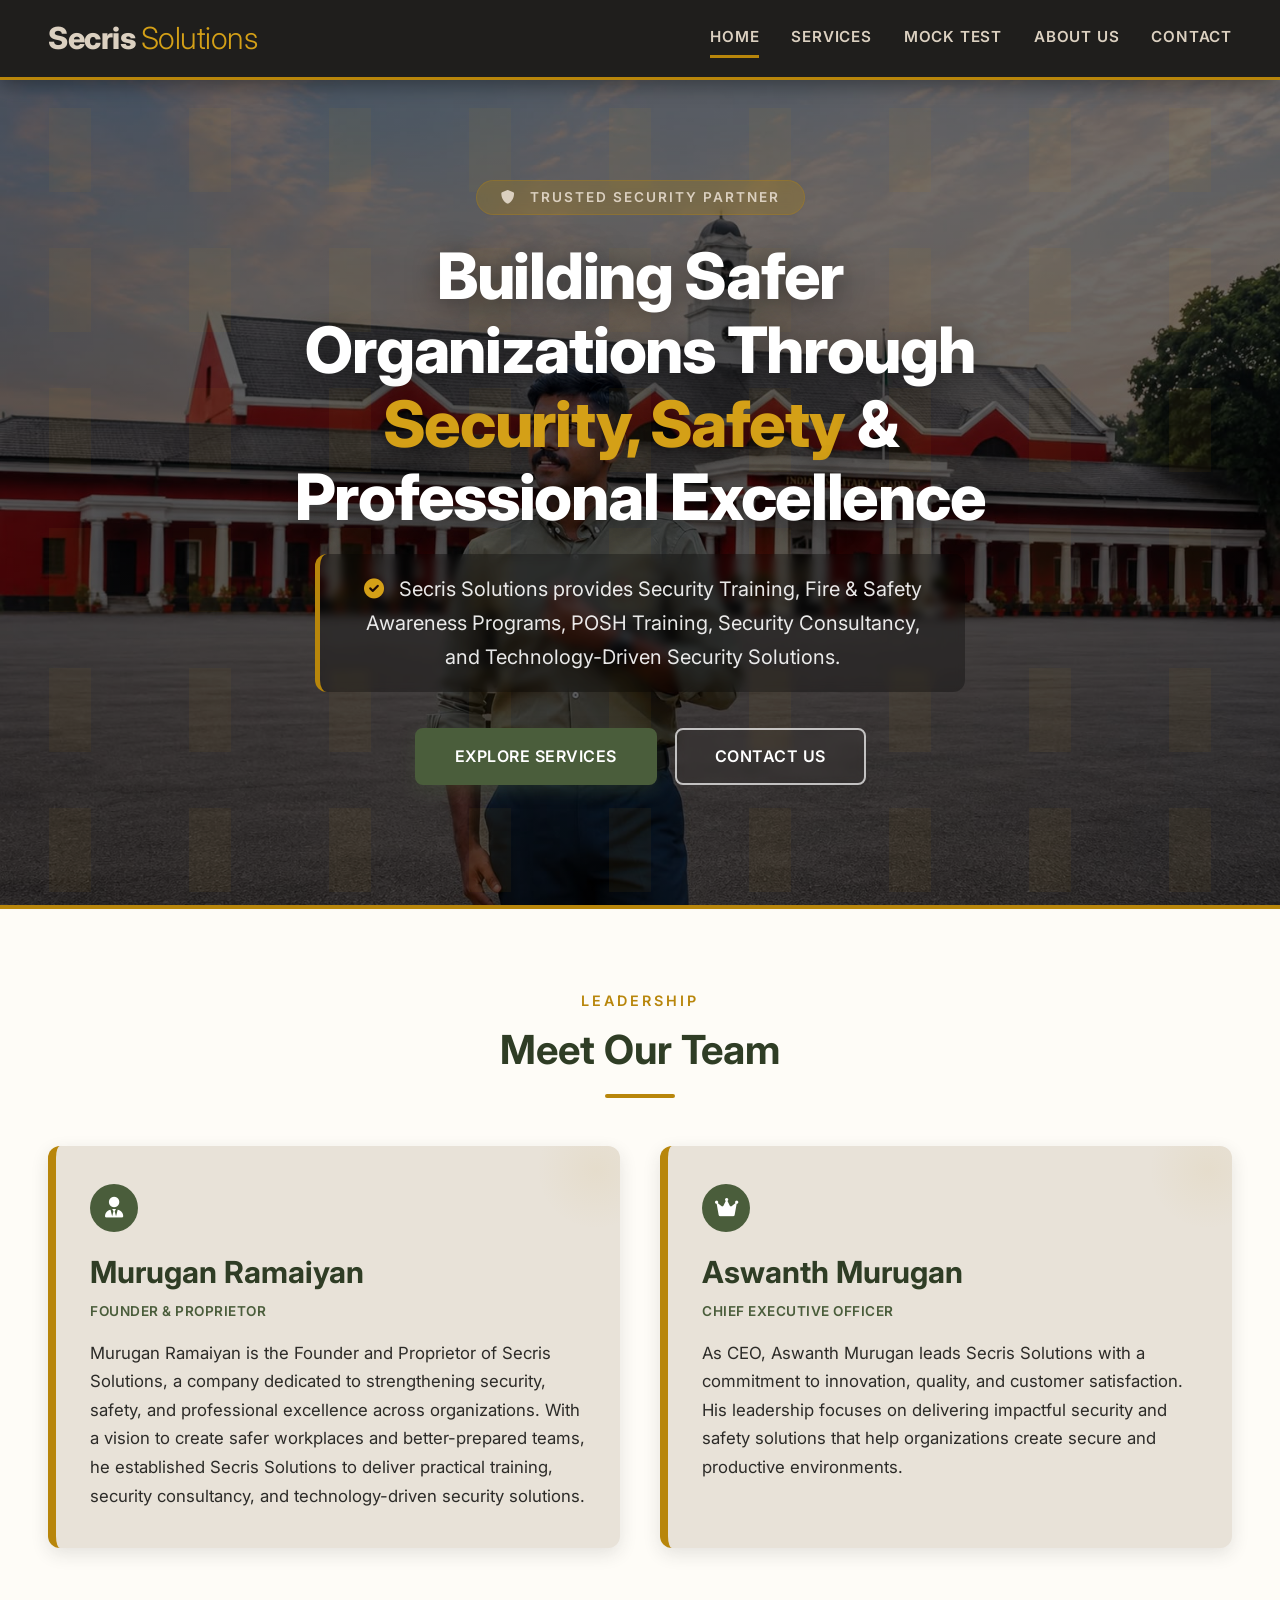
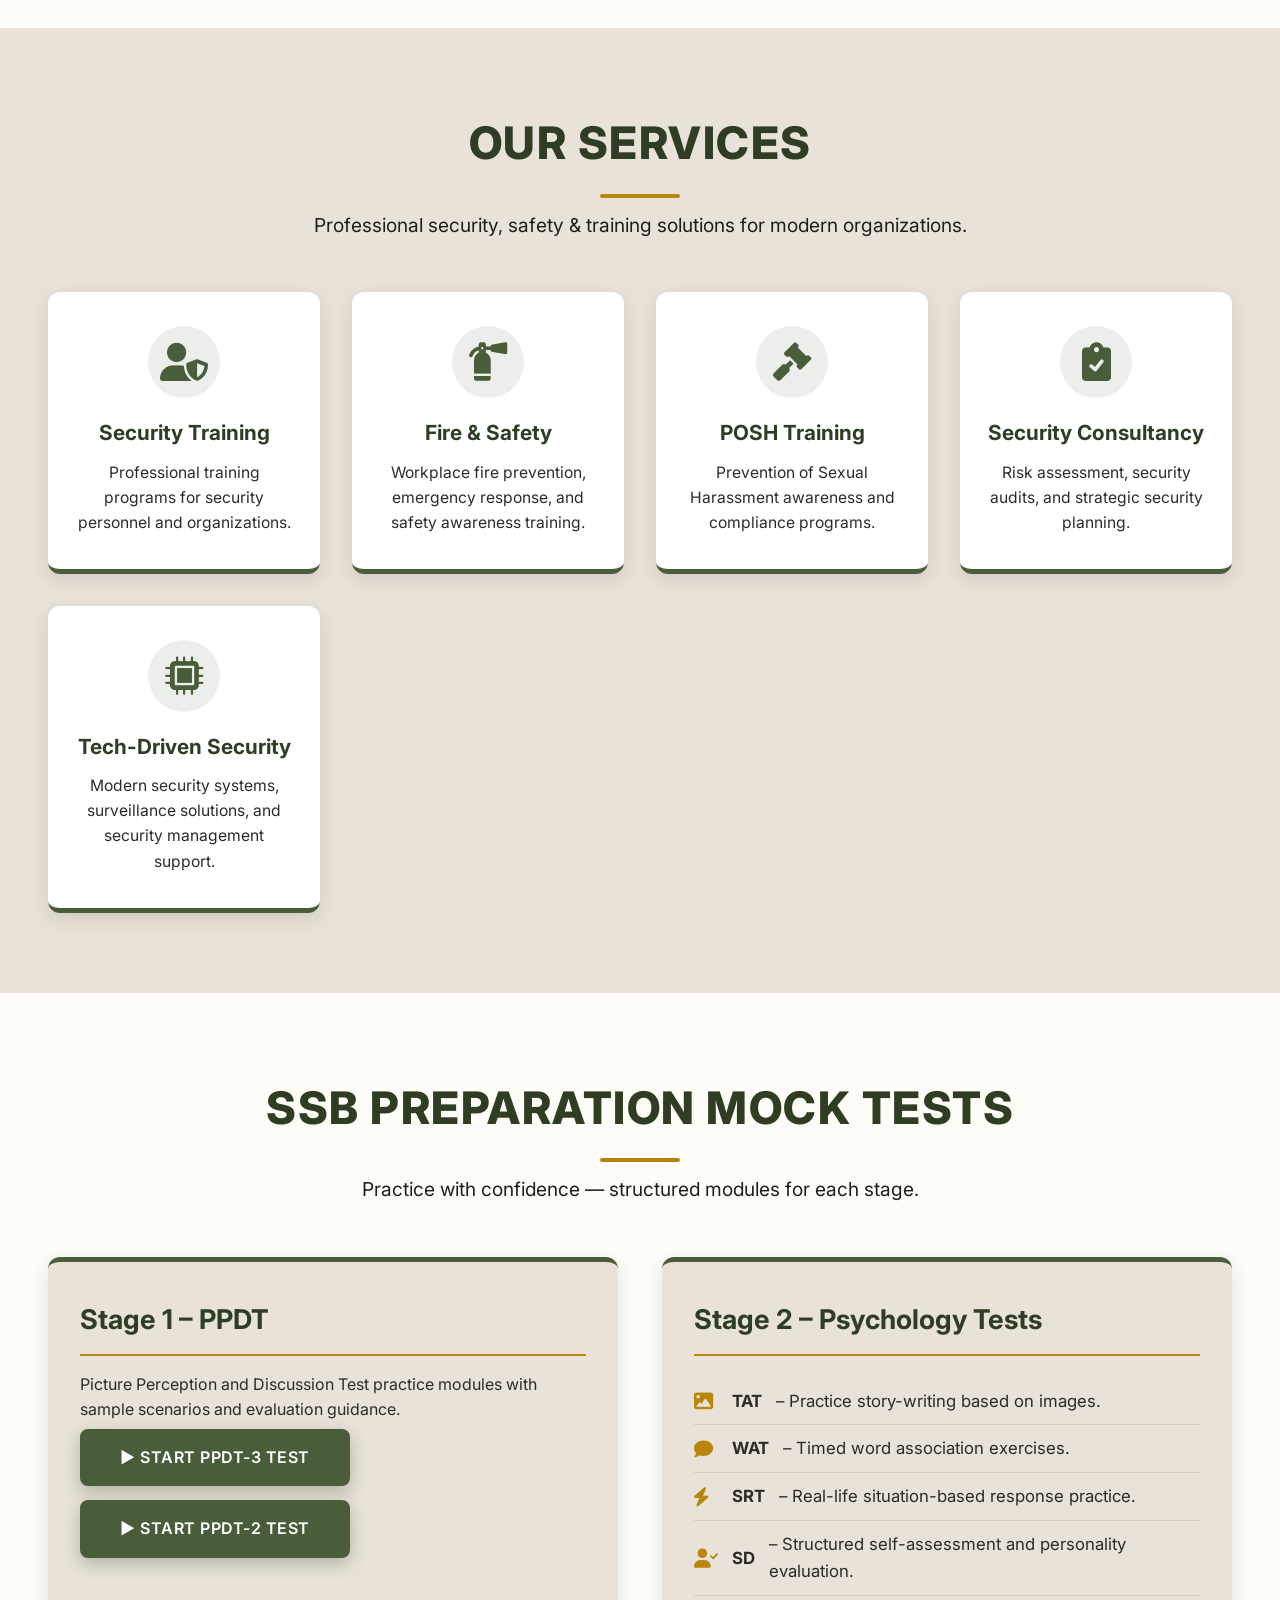
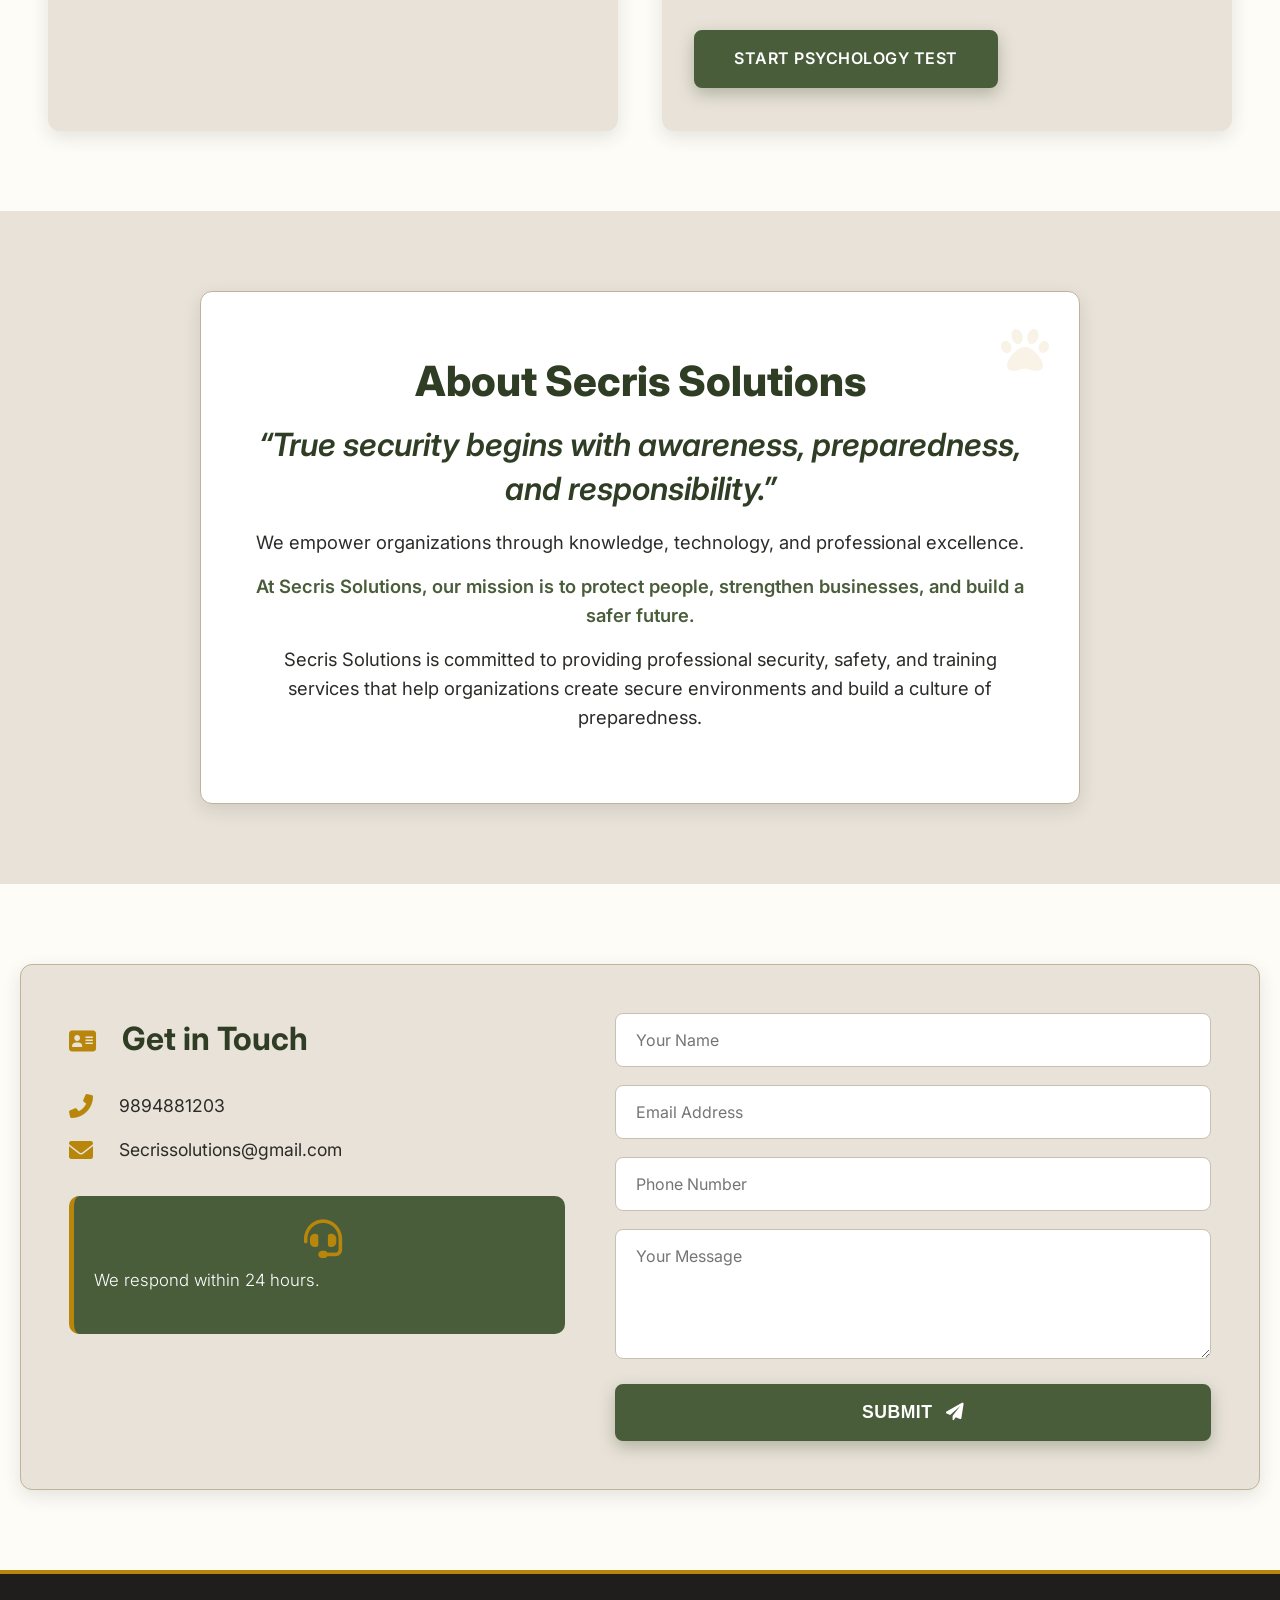
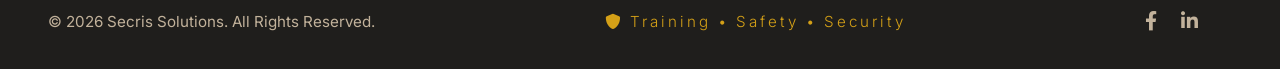
<file: index.html>
<!DOCTYPE html>
<html lang="en">
<head>
  <meta charset="UTF-8" />
  <meta name="viewport" content="width=device-width, initial-scale=1.0, maximum-scale=1.5" />
  <title>Secris Solutions | Security, Safety & Training</title>
  <!-- Font Awesome Icons (Free) -->
  <link rel="stylesheet" href="https://cdnjs.cloudflare.com/ajax/libs/font-awesome/6.0.0-beta3/css/all.min.css" />
  <!-- Google Font for a more professional look -->
  <link href="https://fonts.googleapis.com/css2?family=Inter:opsz,wght@14..32,400;14..32,500;14..32,600;14..32,700;14..32,800&display=swap" rel="stylesheet" />
  <style>
    /* ----- RESET & BASE (ARMY THEME – PROFESSIONAL UPGRADE) ----- */
    * {
      margin: 0;
      padding: 0;
      box-sizing: border-box;
    }

    body {
      font-family: 'Inter', 'Segoe UI', Roboto, system-ui, sans-serif;
      background-color: #f5f2eb;
      color: #2c2b28;
      line-height: 1.6;
      scroll-behavior: smooth;
    }

    a {
      text-decoration: none;
      color: inherit;
    }

    .container {
      max-width: 1240px;
      margin: 0 auto;
      padding: 0 28px;
    }

    /* ----- ARMY COLOR PALETTE (olive, khaki, dark gray, gold) ----- */
    :root {
      --army-olive: #4a5d3b;
      --army-olive-dark: #2f3d25;
      --army-olive-light: #6a7f58;
      --army-khaki: #c2b29b;
      --army-khaki-light: #dbd0c0;
      --army-dark: #1f1e1c;
      --army-gold: #b8860b;
      --army-gold-light: #d4a017;
      --white: #fefcf7;
      --gray-light: #e8e2d8;
      --gray-mid: #c9c0b4;
      --shadow-sm: 0 6px 18px rgba(44, 43, 40, 0.12);
      --shadow-md: 0 12px 36px rgba(44, 43, 40, 0.20);
      --shadow-lg: 0 20px 50px rgba(44, 43, 40, 0.25);
      --border-radius: 12px;
    }

    /* ----- BUTTONS (army style – elevated) ----- */
    .btn-primary, .btn-outline {
      display: inline-block;
      padding: 14px 38px;
      border-radius: 8px;
      font-weight: 600;
      font-size: 1rem;
      transition: all 0.3s cubic-bezier(0.25, 0.46, 0.45, 0.94);
      cursor: pointer;
      border: 2px solid transparent;
      text-align: center;
      letter-spacing: 0.5px;
      text-transform: uppercase;
      position: relative;
      overflow: hidden;
    }

    .btn-primary {
      background-color: var(--army-olive);
      color: white;
      border-color: var(--army-olive);
      box-shadow: 0 6px 16px rgba(74, 93, 59, 0.35);
    }

    .btn-primary:hover {
      background-color: var(--army-olive-dark);
      border-color: var(--army-olive-dark);
      transform: translateY(-3px);
      box-shadow: 0 12px 28px rgba(74, 93, 59, 0.45);
    }

    .btn-outline {
      background: transparent;
      color: white;
      border-color: rgba(255, 255, 255, 0.7);
      backdrop-filter: blur(4px);
    }

    .btn-outline:hover {
      background: rgba(255, 255, 255, 0.15);
      border-color: white;
      transform: translateY(-3px);
      box-shadow: 0 8px 24px rgba(0, 0, 0, 0.25);
    }

    /* secondary outline for light sections */
    .btn-outline-dark {
      background: transparent;
      color: var(--army-olive);
      border-color: var(--army-olive);
    }

    .btn-outline-dark:hover {
      background: var(--army-olive);
      color: white;
      transform: translateY(-3px);
      box-shadow: 0 8px 24px rgba(74, 93, 59, 0.3);
    }

    /* ----- HEADER & NAVIGATION (army – refined) ----- */
    header {
      background: var(--army-dark);
      box-shadow: 0 4px 20px rgba(0, 0, 0, 0.4);
      position: sticky;
      top: 0;
      z-index: 100;
      padding: 14px 0;
      border-bottom: 3px solid var(--army-gold);
    }

    .navbar {
      display: flex;
      justify-content: space-between;
      align-items: center;
      flex-wrap: wrap;
    }

    .logo h1 {
      font-size: 1.9rem;
      font-weight: 800;
      color: var(--army-khaki-light);
      letter-spacing: -0.5px;
    }

    .logo span {
      font-weight: 300;
      color: var(--army-gold-light);
    }

    .nav-menu {
      display: flex;
      gap: 32px;
      align-items: center;
      flex-wrap: wrap;
    }

    .nav-menu a {
      font-weight: 600;
      color: var(--army-khaki-light);
      padding: 6px 0;
      border-bottom: 3px solid transparent;
      transition: 0.25s ease;
      font-size: 0.95rem;
      text-transform: uppercase;
      letter-spacing: 0.8px;
      position: relative;
    }

    .nav-menu a::after {
      content: '';
      position: absolute;
      bottom: -3px;
      left: 0;
      width: 0;
      height: 3px;
      background: var(--army-gold);
      transition: width 0.3s ease;
    }

    .nav-menu a:hover::after,
    .nav-menu a.active::after {
      width: 100%;
    }

    .nav-menu a:hover {
      color: var(--army-gold-light);
    }

    /* mobile toggle */
    .menu-toggle {
      display: none;
      font-size: 1.8rem;
      color: var(--army-khaki-light);
      cursor: pointer;
      background: none;
      border: none;
      padding: 6px;
    }

    /* ----- HERO SECTION (full background image – professional) ----- */
    .hero {
      background-image: linear-gradient(rgba(0, 0, 0, 0.55), rgba(0, 0, 0, 0.65)),
        url("ima-photo.jpeg.jpeg");
      background-size: cover;
      background-position: center 30%;
      background-repeat: no-repeat;
      padding: 100px 0 120px;
      position: relative;
      border-bottom: 4px solid var(--army-gold);
    }

    .hero::before {
      content: '';
      position: absolute;
      inset: 0;
      background: url('data:image/svg+xml;utf8,<svg xmlns="http://www.w3.org/2000/svg" viewBox="0 0 200 200" opacity="0.06"><path d="M70 40 L130 40 L130 160 L70 160 Z" fill="%23b8860b"/><circle cx="100" cy="100" r="30" fill="%23b8860b"/></svg>');
      background-size: 140px;
      pointer-events: none;
    }

    .hero-grid {
      display: flex;
      flex-wrap: wrap;
      align-items: center;
      justify-content: center;
      gap: 50px;
      position: relative;
      z-index: 2;
    }

    .hero-content {
      color: white;
      text-align: center;
      max-width: 820px;
      margin: 0 auto;
    }

    .hero-content .badge {
      display: inline-block;
      background: rgba(184, 134, 11, 0.25);
      backdrop-filter: blur(6px);
      padding: 6px 24px;
      border-radius: 60px;
      font-size: 0.85rem;
      text-transform: uppercase;
      letter-spacing: 2px;
      border: 1px solid rgba(184, 134, 11, 0.3);
      margin-bottom: 24px;
      color: var(--army-khaki-light);
      font-weight: 600;
    }

    .hero-content h2 {
      color: white;
      font-size: 4rem;
      font-weight: 800;
      line-height: 1.15;
      text-shadow: 0 4px 30px rgba(0, 0, 0, 0.5);
      margin-bottom: 20px;
      letter-spacing: -0.02em;
    }

    .hero-content h2 span {
      color: var(--army-gold-light);
    }

    .hero-content p {
      color: rgba(255, 255, 255, 0.9);
      font-size: 1.25rem;
      max-width: 650px;
      margin: 0 auto 36px;
      background: rgba(0, 0, 0, 0.3);
      backdrop-filter: blur(4px);
      padding: 18px 28px;
      border-radius: 12px;
      border-left: 5px solid var(--army-gold);
      font-weight: 400;
      line-height: 1.7;
    }

    .hero-buttons {
      display: flex;
      flex-wrap: wrap;
      justify-content: center;
      gap: 18px;
    }

    /* remove old hero-image from this section */
    .hero-image {
      display: none;
    }

    /* ----- FOUNDER & CEO (army cards – upgraded) ----- */
    .founder-ceo {
      padding: 80px 0;
      background: var(--white);
    }

    .founder-ceo .section-label {
      text-align: center;
      font-size: 0.9rem;
      text-transform: uppercase;
      letter-spacing: 3px;
      color: var(--army-gold);
      font-weight: 600;
      margin-bottom: 6px;
    }

    .founder-ceo .section-title-sm {
      text-align: center;
      font-size: 2.5rem;
      font-weight: 700;
      color: var(--army-olive-dark);
      margin-bottom: 48px;
    }

    .founder-ceo .section-title-sm::after {
      content: '';
      display: block;
      width: 70px;
      height: 4px;
      background: var(--army-gold);
      margin: 12px auto 0;
      border-radius: 4px;
    }

    .founder-ceo .grid-2 {
      display: grid;
      grid-template-columns: 1fr 1fr;
      gap: 40px;
    }

    .profile-card {
      background: var(--gray-light);
      padding: 38px 34px;
      border-radius: var(--border-radius);
      border-left: 8px solid var(--army-gold);
      box-shadow: var(--shadow-sm);
      transition: 0.3s ease;
      position: relative;
      overflow: hidden;
    }

    .profile-card::before {
      content: '';
      position: absolute;
      top: 0;
      right: 0;
      width: 120px;
      height: 120px;
      background: radial-gradient(circle, rgba(184, 134, 11, 0.06) 0%, transparent 70%);
      border-radius: 50%;
      transform: translate(30%, -30%);
    }

    .profile-card:hover {
      transform: translateY(-6px);
      box-shadow: var(--shadow-md);
    }

    .profile-card .icon-wrap {
      display: inline-block;
      background: var(--army-olive);
      color: white;
      width: 48px;
      height: 48px;
      border-radius: 50%;
      text-align: center;
      line-height: 48px;
      font-size: 1.3rem;
      margin-bottom: 16px;
    }

    .profile-card h3 {
      font-size: 1.9rem;
      color: var(--army-olive-dark);
      margin-bottom: 4px;
      font-weight: 700;
    }

    .profile-card .role {
      font-weight: 600;
      color: var(--army-olive);
      margin-bottom: 16px;
      font-size: 1rem;
      letter-spacing: 0.5px;
      text-transform: uppercase;
      font-size: 0.85rem;
    }

    .profile-card p {
      color: #2c2b28;
      font-size: 1.05rem;
      line-height: 1.7;
    }

    /* ----- SERVICES (army theme – elevated) ----- */
    .services {
      padding: 80px 0;
      background: var(--gray-light);
    }

    .section-title {
      font-size: 2.8rem;
      font-weight: 800;
      color: var(--army-olive-dark);
      margin-bottom: 12px;
      text-align: center;
      text-transform: uppercase;
      letter-spacing: 1.5px;
    }

    .section-title::after {
      content: '';
      display: block;
      width: 80px;
      height: 4px;
      background: var(--army-gold);
      margin: 14px auto 0;
      border-radius: 4px;
    }

    .section-sub {
      text-align: center;
      color: var(--army-dark);
      margin-bottom: 52px;
      font-size: 1.2rem;
      font-weight: 400;
      max-width: 700px;
      margin-left: auto;
      margin-right: auto;
    }

    .service-grid {
      display: grid;
      grid-template-columns: repeat(auto-fit, minmax(240px, 1fr));
      gap: 32px;
    }

    .service-item {
      background: white;
      padding: 34px 26px;
      border-radius: var(--border-radius);
      box-shadow: var(--shadow-sm);
      border-bottom: 5px solid var(--army-olive);
      transition: 0.3s ease;
      text-align: center;
    }

    .service-item:hover {
      transform: translateY(-8px);
      box-shadow: var(--shadow-md);
      border-bottom-color: var(--army-gold);
    }

    .service-item .icon-circle {
      display: inline-flex;
      align-items: center;
      justify-content: center;
      width: 72px;
      height: 72px;
      background: rgba(74, 93, 59, 0.1);
      border-radius: 50%;
      margin-bottom: 18px;
      transition: 0.3s;
    }

    .service-item:hover .icon-circle {
      background: var(--army-olive);
    }

    .service-item i {
      font-size: 2.4rem;
      color: var(--army-olive);
      transition: 0.3s;
    }

    .service-item:hover i {
      color: white;
    }

    .service-item h4 {
      font-size: 1.3rem;
      margin-bottom: 10px;
      color: var(--army-olive-dark);
      font-weight: 700;
    }

    .service-item p {
      color: #2c2b28;
      font-size: 0.98rem;
    }

    /* ----- MOCK TEST (army – upgraded) ----- */
    .mocktest {
      padding: 80px 0;
      background: var(--white);
    }

    .mock-grid {
      display: grid;
      grid-template-columns: 1fr 1fr;
      gap: 44px;
      margin-top: 24px;
    }

    .mock-stage {
      background: var(--gray-light);
      padding: 36px 32px;
      border-radius: var(--border-radius);
      box-shadow: var(--shadow-sm);
      border-top: 5px solid var(--army-olive);
      transition: 0.3s ease;
    }

    .mock-stage:hover {
      box-shadow: var(--shadow-md);
      transform: translateY(-4px);
    }

    .mock-stage h4 {
      font-size: 1.7rem;
      color: var(--army-olive-dark);
      margin-bottom: 16px;
      border-bottom: 2px solid var(--army-gold);
      padding-bottom: 12px;
      font-weight: 700;
    }

    .mock-stage ul {
      list-style: none;
      margin: 22px 0 28px;
    }

    .mock-stage ul li {
      padding: 10px 0;
      border-bottom: 1px solid #d6cdbe;
      display: flex;
      align-items: center;
      gap: 14px;
      font-size: 1.05rem;
    }

    .mock-stage ul li i {
      color: var(--army-gold);
      width: 24px;
      font-size: 1.2rem;
    }

    .mocktest .btn-primary {
      margin-top: 6px;
    }

    /* ----- ABOUT US (army – refined) ----- */
    .about {
      padding: 80px 0;
      background: var(--gray-light);
    }

    .about-card {
      max-width: 880px;
      margin: 0 auto;
      background: white;
      padding: 56px 48px;
      border-radius: var(--border-radius);
      box-shadow: var(--shadow-sm);
      text-align: center;
      border: 1px solid var(--army-khaki);
      position: relative;
    }

    .about-card::before {
      content: '\f1b0';
      font-family: 'Font Awesome 6 Free';
      font-weight: 900;
      font-size: 3rem;
      color: rgba(184, 134, 11, 0.1);
      position: absolute;
      top: 20px;
      right: 30px;
    }

    .about-card .quote {
      font-size: 2rem;
      font-weight: 600;
      color: var(--army-olive-dark);
      line-height: 1.4;
      font-style: italic;
      margin-bottom: 16px;
    }

    .about-card p {
      font-size: 1.15rem;
      color: #2c2b28;
      margin: 14px 0;
    }

    .about-card .highlight {
      font-weight: 600;
      color: var(--army-olive);
    }

    /* ----- CONTACT (army – polished) ----- */
    .contact {
      padding: 80px 0;
      background: var(--white);
    }

    .contact-wrapper {
      display: grid;
      grid-template-columns: 1fr 1.2fr;
      gap: 50px;
      background: var(--gray-light);
      padding: 48px 48px;
      border-radius: var(--border-radius);
      box-shadow: var(--shadow-sm);
      border: 1px solid var(--army-khaki);
    }

    .contact-info h4 {
      font-size: 2rem;
      color: var(--army-olive-dark);
      margin-bottom: 28px;
      font-weight: 700;
    }

    .contact-info p {
      display: flex;
      align-items: center;
      gap: 18px;
      font-size: 1.1rem;
      margin-bottom: 16px;
    }

    .contact-info i {
      width: 32px;
      color: var(--army-gold);
      font-size: 1.5rem;
    }

    .contact-info .cta-box {
      margin-top: 32px;
      background: var(--army-olive);
      color: white;
      padding: 24px 20px;
      border-radius: 10px;
      text-align: center;
      border-left: 5px solid var(--army-gold);
    }

    .contact-form input,
    .contact-form textarea {
      width: 100%;
      padding: 16px 20px;
      margin-bottom: 18px;
      border: 1px solid var(--gray-mid);
      border-radius: 8px;
      font-size: 1rem;
      background: white;
      transition: 0.25s;
      font-family: inherit;
    }

    .contact-form textarea {
      min-height: 130px;
      resize: vertical;
    }

    .contact-form input:focus,
    .contact-form textarea:focus {
      outline: none;
      border-color: var(--army-gold);
      box-shadow: 0 0 0 5px rgba(184, 134, 11, 0.15);
    }

    .contact-form .btn-primary {
      width: 100%;
      border-radius: 8px;
      padding: 16px;
      font-size: 1.1rem;
    }

    /* ----- FOOTER (army – refined) ----- */
    footer {
      background: var(--army-dark);
      color: var(--army-khaki-light);
      padding: 32px 0;
      text-align: center;
      border-top: 4px solid var(--army-gold);
    }

    footer .footer-inner {
      display: flex;
      justify-content: space-between;
      align-items: center;
      flex-wrap: wrap;
      gap: 16px;
    }

    footer .tagline {
      font-weight: 300;
      letter-spacing: 3px;
      color: var(--army-gold-light);
      font-size: 0.95rem;
    }

    footer .copy {
      font-size: 0.95rem;
      color: var(--army-khaki);
    }

    footer .social-icons a {
      color: var(--army-khaki);
      margin: 0 10px;
      font-size: 1.2rem;
      transition: 0.2s;
    }

    footer .social-icons a:hover {
      color: var(--army-gold-light);
    }

    /* ----- RESPONSIVE (fully mobile-friendly) ----- */
    @media (max-width: 992px) {
      .founder-ceo .grid-2 {
        grid-template-columns: 1fr;
      }
      .mock-grid {
        grid-template-columns: 1fr;
      }
      .contact-wrapper {
        grid-template-columns: 1fr;
        padding: 32px 24px;
      }
      .hero-content h2 {
        font-size: 2.8rem;
      }
      .hero {
        padding: 70px 0 90px;
      }
    }

    @media (max-width: 768px) {
      .menu-toggle {
        display: block;
      }

      .nav-menu {
        display: none;
        flex-direction: column;
        width: 100%;
        gap: 8px;
        padding: 20px 0 12px;
        border-top: 1px solid rgba(74, 93, 59, 0.3);
      }

      .nav-menu.open {
        display: flex;
      }

      .nav-menu a {
        width: 100%;
        padding: 12px 0;
        border-bottom: 1px solid rgba(74, 93, 59, 0.2);
      }

      .nav-menu a::after {
        display: none;
      }

      .hero-grid {
        flex-direction: column;
      }

      .hero-content h2 {
        font-size: 2.4rem;
      }

      .hero-content p {
        font-size: 1.05rem;
        padding: 14px 18px;
      }

      .service-grid {
        grid-template-columns: 1fr 1fr;
      }

      .footer-inner {
        flex-direction: column;
        gap: 12px;
      }

      .about-card {
        padding: 32px 20px;
      }

      .contact-wrapper {
        padding: 24px 16px;
      }
    }

    @media (max-width: 480px) {
      .service-grid {
        grid-template-columns: 1fr;
      }

      .hero-content h2 {
        font-size: 2rem;
      }

      .btn-primary,
      .btn-outline {
        padding: 12px 28px;
        width: 100%;
        text-align: center;
      }

      .hero-buttons {
        flex-direction: column;
        width: 100%;
      }

      .profile-card {
        padding: 24px 20px;
      }

      .mock-stage {
        padding: 24px 18px;
      }
    }
  </style>
</head>
<body>

  <!-- HEADER / NAVIGATION -->
  <header>
    <div class="container navbar">
      <div class="logo">
        <h1>Secris <span>Solutions</span></h1>
      </div>
      <button class="menu-toggle" id="menuToggle" aria-label="Menu">
        <i class="fas fa-bars"></i>
      </button>
      <nav class="nav-menu" id="navMenu">
        <a href="#home" class="active">Home</a>
        <a href="#services">Services</a>
        <a href="#mocktest">Mock Test</a>
        <a href="#about">About Us</a>
        <a href="#contact">Contact</a>
      </nav>
    </div>
  </header>

  <!-- HOME PAGE (Hero + Founder/CEO) -->
  <section id="home">
    <!-- Hero with full background image -->
    <div class="hero">
      <div class="container hero-grid">
        <div class="hero-content">
          <div class="badge"><i class="fas fa-shield-alt" style="margin-right: 8px;"></i> Trusted Security Partner</div>
          <h2>Building Safer Organizations Through <span>Security, Safety</span> &amp; Professional Excellence</h2>
          <p>
            <i class="fas fa-check-circle" style="color: var(--army-gold-light); margin-right: 10px;"></i>
            Secris Solutions provides Security Training, Fire &amp; Safety Awareness Programs,
            POSH Training, Security Consultancy, and Technology-Driven Security Solutions.
          </p>
          <div class="hero-buttons">
            <a href="#services" class="btn-primary">Explore Services</a>
            <a href="#contact" class="btn-outline">Contact Us</a>
          </div>
        </div>
      </div>
    </div>

    <!-- Founder & CEO (updated names) -->
    <div class="founder-ceo">
      <div class="container">
        <div class="section-label">Leadership</div>
        <div class="section-title-sm">Meet Our Team</div>
        <div class="grid-2">
          <div class="profile-card">
            <div class="icon-wrap"><i class="fas fa-user-tie"></i></div>
            <h3>Murugan Ramaiyan</h3>
            <div class="role">Founder &amp; Proprietor</div>
            <p>Murugan Ramaiyan is the Founder and Proprietor of Secris Solutions, a company dedicated to strengthening security, safety, and professional excellence across organizations. With a vision to create safer workplaces and better-prepared teams, he established Secris Solutions to deliver practical training, security consultancy, and technology-driven security solutions.</p>
          </div>
          <div class="profile-card">
            <div class="icon-wrap"><i class="fas fa-crown"></i></div>
            <h3>Aswanth Murugan</h3>
            <div class="role">Chief Executive Officer</div>
            <p>As CEO, Aswanth Murugan leads Secris Solutions with a commitment to innovation, quality, and customer satisfaction. His leadership focuses on delivering impactful security and safety solutions that help organizations create secure and productive environments.</p>
          </div>
        </div>
      </div>
    </div>
  </section>

  <!-- SERVICES PAGE -->
  <section id="services" class="services">
    <div class="container">
      <h2 class="section-title">Our Services</h2>
      <p class="section-sub">Professional security, safety &amp; training solutions for modern organizations.</p>
      <div class="service-grid">
        <div class="service-item">
          <div class="icon-circle"><i class="fas fa-user-shield"></i></div>
          <h4>Security Training</h4>
          <p>Professional training programs for security personnel and organizations.</p>
        </div>
        <div class="service-item">
          <div class="icon-circle"><i class="fas fa-fire-extinguisher"></i></div>
          <h4>Fire &amp; Safety</h4>
          <p>Workplace fire prevention, emergency response, and safety awareness training.</p>
        </div>
        <div class="service-item">
          <div class="icon-circle"><i class="fas fa-gavel"></i></div>
          <h4>POSH Training</h4>
          <p>Prevention of Sexual Harassment awareness and compliance programs.</p>
        </div>
        <div class="service-item">
          <div class="icon-circle"><i class="fas fa-clipboard-check"></i></div>
          <h4>Security Consultancy</h4>
          <p>Risk assessment, security audits, and strategic security planning.</p>
        </div>
        <div class="service-item">
          <div class="icon-circle"><i class="fas fa-microchip"></i></div>
          <h4>Tech-Driven Security</h4>
          <p>Modern security systems, surveillance solutions, and security management support.</p>
        </div>
      </div>
    </div>
  </section>

  <!-- MOCK TEST PAGE -->
  <section id="mocktest" class="mocktest">
    <div class="container">
      <h2 class="section-title">SSB Preparation Mock Tests</h2>
      <p class="section-sub">Practice with confidence — structured modules for each stage.</p>
      <div class="mock-grid">
        <!-- Stage 1 -->
        <div class="mock-stage">
          <h4>Stage 1 – PPDT</h4>
          <p>Picture Perception and Discussion Test practice modules with sample scenarios and evaluation guidance.</p>
          <a  href="PPDT 3.mp4" target="_blank" class="btn-primary">
    ▶ Start PPDT-3 Test
</a>
  <a  href="PPDT 3.mp4" target="_blank" class="btn-primary">
    ▶ Start PPDT-2 Test
</a>
        </div>
        <!-- Stage 2 -->
        <div class="mock-stage">
          <h4>Stage 2 – Psychology Tests</h4>
          <ul>
            <li><i class="fas fa-image"></i> <strong>TAT</strong> – Practice story-writing based on images.</li>
            <li><i class="fas fa-comment"></i> <strong>WAT</strong> – Timed word association exercises.</li>
            <li><i class="fas fa-bolt"></i> <strong>SRT</strong> – Real-life situation-based response practice.</li>
            <li><i class="fas fa-user-check"></i> <strong>SD</strong> – Structured self-assessment and personality evaluation.</li>
          </ul>
          <a href="#" class="btn-primary" style="display:inline-block;">Start Psychology Test</a>
        </div>
      </div>
    </div>
  </section>

  <!-- ABOUT US -->
  <section id="about" class="about">
    <div class="container about-card">
      <h2 style="color: var(--army-olive-dark); font-size: 2.6rem; font-weight: 800; margin-bottom: 8px;">About Secris Solutions</h2>
      <div class="quote">“True security begins with awareness, preparedness, and responsibility.”</div>
      <p>We empower organizations through knowledge, technology, and professional excellence.</p>
      <p class="highlight">At Secris Solutions, our mission is to protect people, strengthen businesses, and build a safer future.</p>
      <p>Secris Solutions is committed to providing professional security, safety, and training services that help organizations create secure environments and build a culture of preparedness.</p>
    </div>
  </section>

  <!-- CONTACT PAGE -->
  <section id="contact" class="contact">
    <div class="container contact-wrapper">
      <div class="contact-info">
        <h4><i class="fas fa-address-card" style="margin-right: 14px; color: var(--army-gold);"></i> Get in Touch</h4>
        <p><i class="fas fa-phone-alt"></i> 9894881203</p>
        <p><i class="fas fa-envelope"></i> Secrissolutions@gmail.com</p>
        <div class="cta-box">
          <i class="fas fa-headset" style="font-size: 2.4rem;"></i>
          <p style="margin-top: 6px; font-weight: 300; font-size: 1.05rem;">We respond within 24 hours.</p>
        </div>
      </div>
      <div class="contact-form">
        <form id="contactForm" onsubmit="alert('Thank you for reaching out. We will get back to you soon.'); return false;">
          <input type="text" placeholder="Your Name" required />
          <input type="email" placeholder="Email Address" required />
          <input type="tel" placeholder="Phone Number" />
          <textarea placeholder="Your Message"></textarea>
          <button type="submit" class="btn-primary">Submit <i class="fas fa-paper-plane" style="margin-left: 8px;"></i></button>
        </form>
      </div>
    </div>
  </section>

  <!-- FOOTER -->
  <footer>
    <div class="container footer-inner">
      <div class="copy">© 2026 Secris Solutions. All Rights Reserved.</div>
      <div class="tagline"><i class="fas fa-shield-alt"></i> Training • Safety • Security</div>
      <div class="social-icons">
        <a href="#" aria-label="Facebook"><i class="fab fa-facebook-f"></i></a>
        <a href="#" aria-label="LinkedIn"><i class="fab fa-linkedin-in"></i></a>
        <a href="#" aria-label="Twitter"><i class="fab fa-x-twitter"></i></a>
      </div>
    </div>
  </footer>

  <!-- JavaScript for mobile toggle -->
  <script>
    (function() {
      const toggleBtn = document.getElementById('menuToggle');
      const navMenu = document.getElementById('navMenu');

      if (toggleBtn && navMenu) {
        toggleBtn.addEventListener('click', function(e) {
          e.stopPropagation();
          navMenu.classList.toggle('open');
          const icon = toggleBtn.querySelector('i');
          if (navMenu.classList.contains('open')) {
            icon.className = 'fas fa-times';
          } else {
            icon.className = 'fas fa-bars';
          }
        });

        navMenu.querySelectorAll('a').forEach(link => {
          link.addEventListener('click', function() {
            navMenu.classList.remove('open');
            const icon = toggleBtn.querySelector('i');
            if (icon) icon.className = 'fas fa-bars';
            // remove active class from all, add to current
            navMenu.querySelectorAll('a').forEach(l => l.classList.remove('active'));
            this.classList.add('active');
          });
        });
      }
    })();
  </script>
</file>
